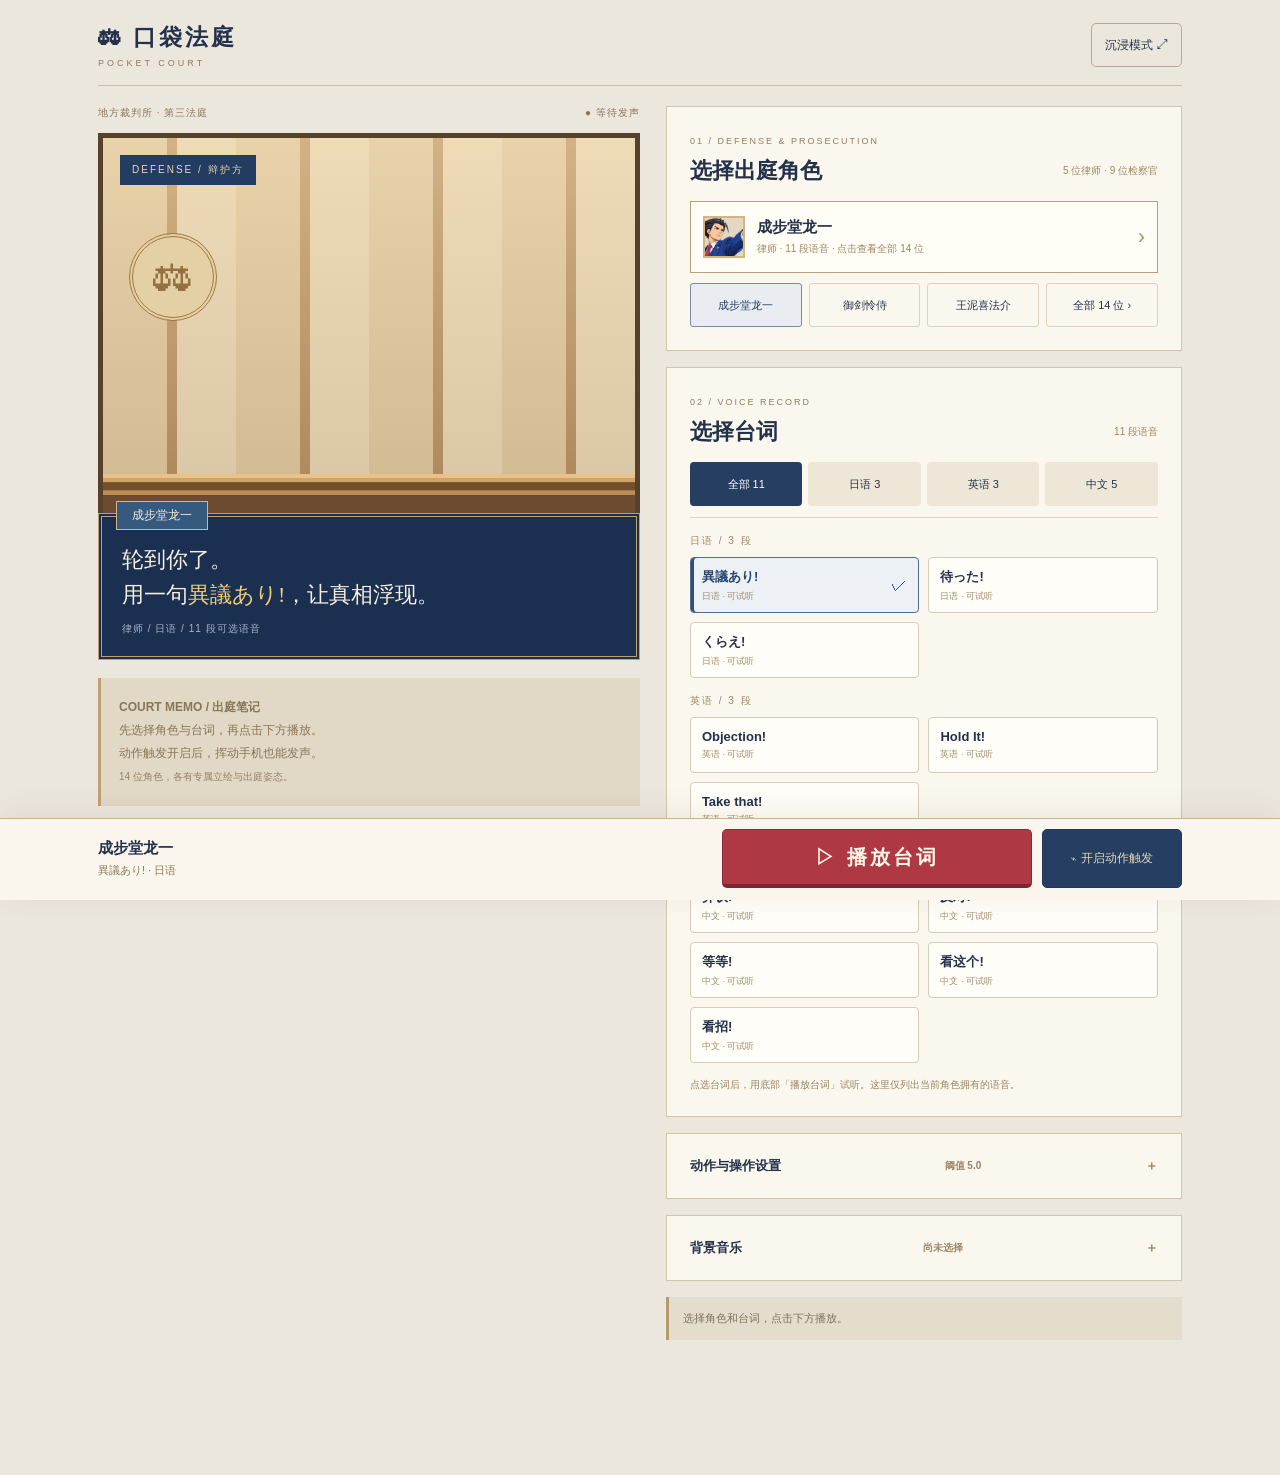
<file: index.html>
<!doctype html>
<html lang="zh-CN">
<head>
<meta charset="utf-8">
<meta name="viewport" content="width=device-width,initial-scale=1,viewport-fit=cover">
<meta name="theme-color" content="#263e61">
<meta name="description" content="选择出庭角色，用一句异议让真相浮现。14位角色、81段语音，支持动作触发和本地背景音乐。">
<title>口袋法庭 · Pocket Court</title>
<link rel="manifest" href="./manifest.json">
<link rel="icon" href="./img/badge.png">
<link rel="stylesheet" href="./vibe-coding/styles.css?v=portraits-fast-v3">
<script src="./vibe-coding/catalog.js?v=portraits-fast-v3" defer></script>
<script src="./vibe-coding/app.js?v=portraits-fast-v3" defer></script>
</head>
<body>
<main class="shell"><header><div><div class="brand">⚖ 口袋法庭</div><div class="sub">POCKET COURT</div></div><button class="outline" id="focus">沉浸模式 ⤢</button></header><div class="layout"><section class="stage-wrap"><div class="scene-meta"><span>地方裁判所 · 第三法庭</span><span id="stage-status">● 等待发声</span></div><div class="court" id="court"><div class="tag" id="role-tag">DEFENSE / 辩护方</div><img class="portrait" id="portrait" decoding="async" fetchpriority="high" alt="成步堂龙一 · 法庭风格角色立绘"><div class="placeholder" id="placeholder" hidden><strong id="monogram"></strong><p id="placeholder-name"></p><small>人物档案 · 立绘暂未载入</small></div><div class="rail"></div></div><div class="dialogue"><span class="speaker" id="speaker"></span><p>轮到你了。<br>用一句<em id="dialogue-line"></em>，让真相浮现。</p><small id="dialogue-meta"></small></div><div class="stage-note"><b>COURT MEMO / 出庭笔记</b><br>先选择角色与台词，再点击下方播放。<br>动作触发开启后，挥动手机也能发声。<br><span class="tiny">14 位角色，各有专属立绘与出庭姿态。</span></div></section><section class="controls"><div class="panel"><span class="eyebrow">01 / DEFENSE & PROSECUTION</span><div class="heading"><h1>选择出庭角色</h1><span class="count">5 位律师 · 9 位检察官</span></div><button id="choose-character" aria-haspopup="dialog" aria-controls="character-dialog" class="character-current"><span class="avatar" id="current-avatar"></span><span><strong id="current-name"></strong><small id="current-description"></small></span><span class="arrow">›</span></button><div class="quick" id="quick"></div></div><div class="panel"><span class="eyebrow">02 / VOICE RECORD</span><div class="heading"><h2>选择台词</h2><span class="count" id="voice-count"></span></div><div class="language-tabs" id="language-tabs"></div><div id="voice-groups"></div><p class="voice-help">点选台词后，用底部「播放台词」试听。这里仅列出当前角色拥有的语音。</p></div><details class="panel settings-panel" id="motion-settings"><summary>动作与操作设置 <span class="count" id="threshold-summary">阈值 5.0</span></summary><div class="setting-row"><label for="sensitivity">触发阈值<small>数值越低，越容易触发</small></label><b id="threshold-value">5.0</b></div><input id="sensitivity" class="range" type="range" min="0.2" max="80" step="0.2" value="5"><div class="tiny">轻微动作 <span style="float:right">用力挥动</span></div><div class="sensor-stats"><span id="sx">X 0.00</span><span id="sy">Y 0.00</span><span id="sz">Z 0.00</span><span id="peak">峰值 0.00</span></div><div class="secondary-grid"><button id="reset-peak">归零峰值</button><button id="simulate">模拟挥动</button></div><label class="setting-row"><span>桌面鼠标触发<small>Ctrl + Shift + Z 切换</small></span><input type="checkbox" id="mouse-mode"></label><label class="setting-row"><span>震动反馈<small>在支持的设备上配合语音震动</small></span><input type="checkbox" id="haptic" checked></label><div class="secondary-grid"><button id="clear-records">清除语音缓存</button><button id="reset-settings">恢复默认设置</button></div><p class="tiny">设置会保存在此浏览器。手机感应需要 HTTPS、设备支持和授权；也可以点击「模拟挥动」。</p></details><details class="panel settings-panel" id="music-settings"><summary>背景音乐 <span class="count" id="music-summary">尚未选择</span></summary><label class="file-pick">选择设备里的音乐，可多选<input id="music-files" type="file" accept="audio/*,.mp3,.m4a,.aac,.wav,.ogg,.opus,.flac" multiple></label><div class="track" id="track-name">未选择音乐</div><div class="music-controls"><button id="music-play" disabled>▷ 播放音乐</button><button id="music-next" disabled>下一首 ›</button><button id="music-clear" disabled>清空歌单</button></div><input class="range" id="music-seek" type="range" min="0" max="1000" value="0" disabled aria-label="音乐播放进度"><div class="music-time" id="music-time">--:-- / --:--</div><div class="music-bottom"><label><input type="checkbox" id="music-loop" checked> 循环</label><label>音量 <input id="music-volume" type="range" min="0" max="1" step="0.05" value="0.6"></label></div><label class="setting-row"><span>触发台词时播放背景音乐</span><input type="checkbox" id="auto-music"></label><p class="tiny" id="music-status">音频只在本机读取，不上传。离开页面后需重新选择。</p></details><div class="status" id="status" role="status" aria-live="polite">选择角色和台词，点击下方播放。</div></section></div></main><footer class="dock"><div class="dock-inner"><div class="dock-selection"><strong id="dock-character"></strong><span id="dock-voice"></span></div><div class="dock-buttons"><button id="play" class="play">▷ 播放台词</button><button id="arm" class="arm">⌁ 开启动作触发</button></div></div></footer><button class="restore" id="restore">退出沉浸模式</button><div class="overlay" id="character-dialog" hidden role="dialog" aria-modal="true" aria-labelledby="dialog-title"><div class="sheet"><div class="sheet-top"><div class="sheet-title"><div><span class="eyebrow">CHARACTER RECORD / 全部 14 位</span><h2 id="dialog-title">出庭人物名单</h2></div><button id="close-dialog" class="close" aria-label="关闭人物名单">×</button></div><input id="character-search" class="search" type="search" placeholder="搜索角色姓名…" aria-label="搜索角色"></div><div id="character-results" class="character-results"></div></div></div><div id="burst" class="burst" aria-hidden="true"><img id="burst-image" alt="台词效果"></div><audio id="voice-audio" preload="none"></audio><audio id="music-audio" preload="metadata"></audio>

<noscript>请启用 JavaScript 以选择角色和播放台词。</noscript>
</body>
</html>
</file>
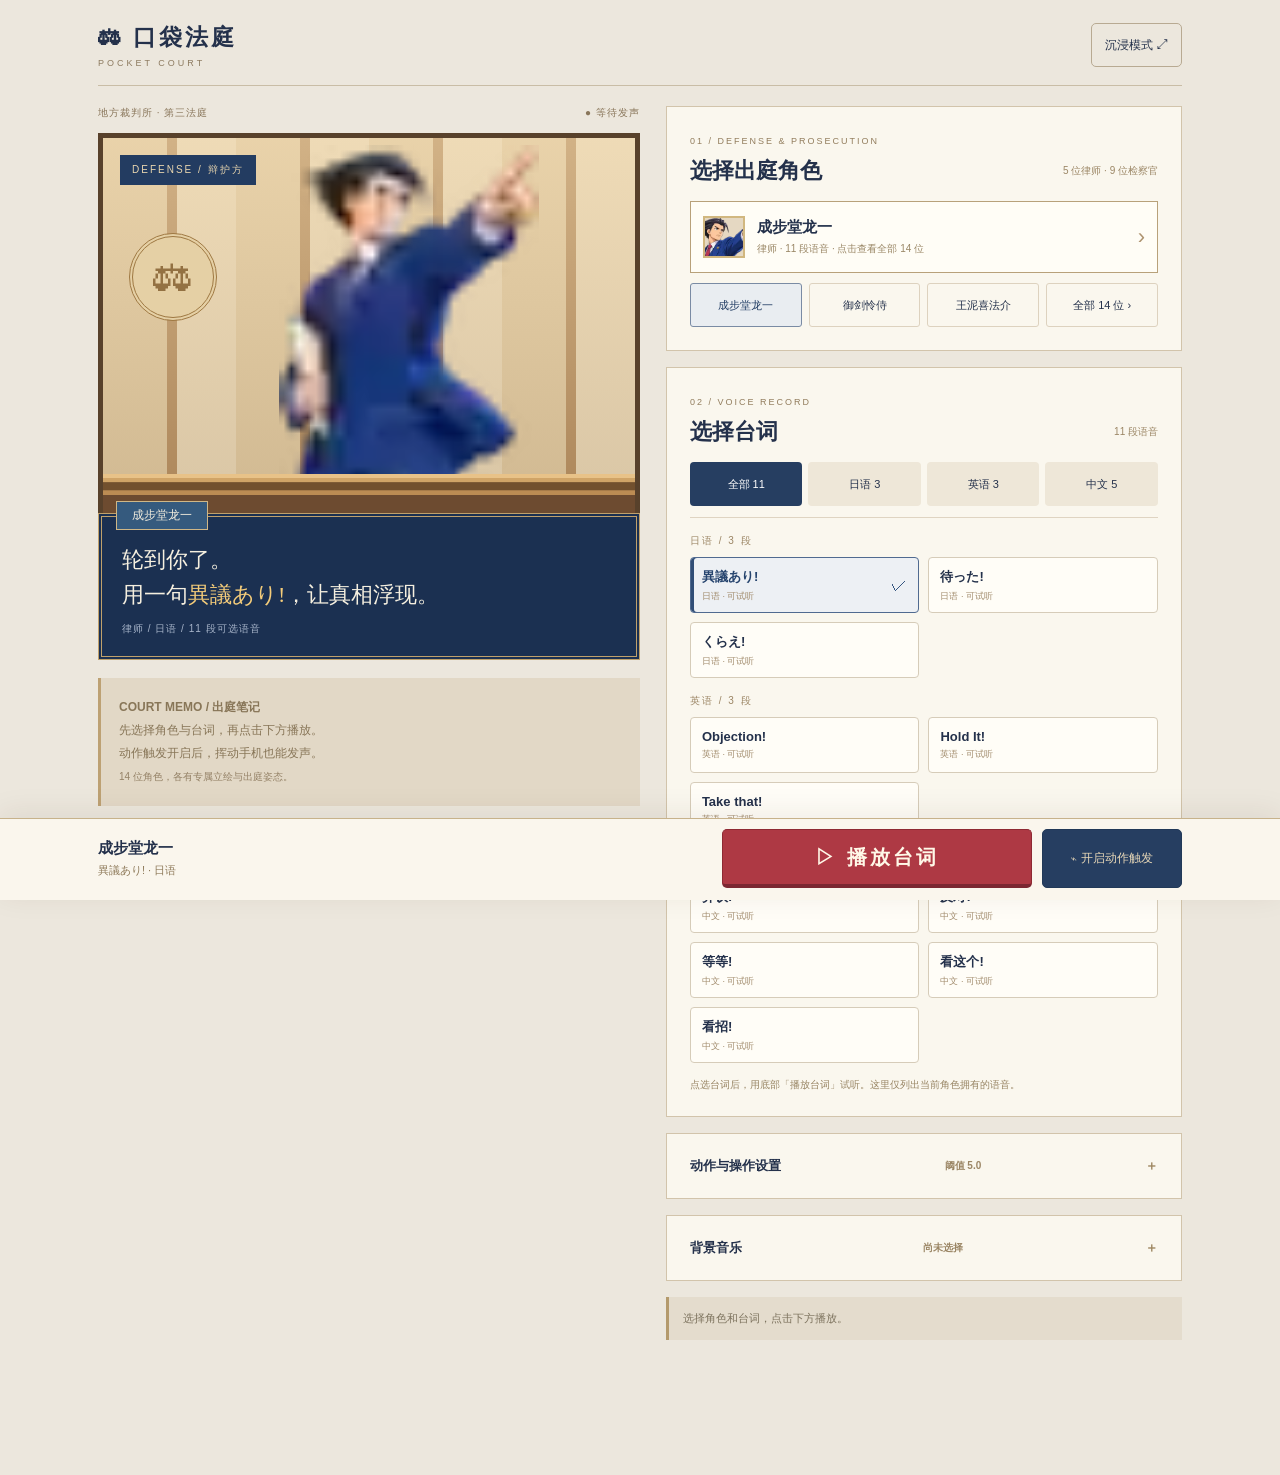
<file: vibe-coding/index.html>
<!doctype html>
<html lang="zh-CN">
<head>
<meta charset="utf-8">
<meta name="viewport" content="width=device-width,initial-scale=1,viewport-fit=cover">
<meta name="theme-color" content="#263e61">
<meta name="description" content="选择出庭角色，用一句异议让真相浮现。14位角色、81段语音，支持动作触发和本地背景音乐。">
<title>口袋法庭 · Pocket Court</title>
<link rel="manifest" href="./manifest.json">
<link rel="icon" href="../img/badge.png">
<link rel="stylesheet" href="./styles.css?v=portraits-fast-v3">
<script src="./catalog.js?v=portraits-fast-v3" defer></script>
<script src="./app.js?v=portraits-fast-v3" defer></script>
</head>
<body>
<main class="shell"><header><div><div class="brand">⚖ 口袋法庭</div><div class="sub">POCKET COURT</div></div><button class="outline" id="focus">沉浸模式 ⤢</button></header><div class="layout"><section class="stage-wrap"><div class="scene-meta"><span>地方裁判所 · 第三法庭</span><span id="stage-status">● 等待发声</span></div><div class="court" id="court"><div class="tag" id="role-tag">DEFENSE / 辩护方</div><img class="portrait" id="portrait" decoding="async" fetchpriority="high" alt="成步堂龙一 · 法庭风格角色立绘"><div class="placeholder" id="placeholder" hidden><strong id="monogram"></strong><p id="placeholder-name"></p><small>人物档案 · 立绘暂未载入</small></div><div class="rail"></div></div><div class="dialogue"><span class="speaker" id="speaker"></span><p>轮到你了。<br>用一句<em id="dialogue-line"></em>，让真相浮现。</p><small id="dialogue-meta"></small></div><div class="stage-note"><b>COURT MEMO / 出庭笔记</b><br>先选择角色与台词，再点击下方播放。<br>动作触发开启后，挥动手机也能发声。<br><span class="tiny">14 位角色，各有专属立绘与出庭姿态。</span></div></section><section class="controls"><div class="panel"><span class="eyebrow">01 / DEFENSE & PROSECUTION</span><div class="heading"><h1>选择出庭角色</h1><span class="count">5 位律师 · 9 位检察官</span></div><button id="choose-character" aria-haspopup="dialog" aria-controls="character-dialog" class="character-current"><span class="avatar" id="current-avatar"></span><span><strong id="current-name"></strong><small id="current-description"></small></span><span class="arrow">›</span></button><div class="quick" id="quick"></div></div><div class="panel"><span class="eyebrow">02 / VOICE RECORD</span><div class="heading"><h2>选择台词</h2><span class="count" id="voice-count"></span></div><div class="language-tabs" id="language-tabs"></div><div id="voice-groups"></div><p class="voice-help">点选台词后，用底部「播放台词」试听。这里仅列出当前角色拥有的语音。</p></div><details class="panel settings-panel" id="motion-settings"><summary>动作与操作设置 <span class="count" id="threshold-summary">阈值 5.0</span></summary><div class="setting-row"><label for="sensitivity">触发阈值<small>数值越低，越容易触发</small></label><b id="threshold-value">5.0</b></div><input id="sensitivity" class="range" type="range" min="0.2" max="80" step="0.2" value="5"><div class="tiny">轻微动作 <span style="float:right">用力挥动</span></div><div class="sensor-stats"><span id="sx">X 0.00</span><span id="sy">Y 0.00</span><span id="sz">Z 0.00</span><span id="peak">峰值 0.00</span></div><div class="secondary-grid"><button id="reset-peak">归零峰值</button><button id="simulate">模拟挥动</button></div><label class="setting-row"><span>桌面鼠标触发<small>Ctrl + Shift + Z 切换</small></span><input type="checkbox" id="mouse-mode"></label><label class="setting-row"><span>震动反馈<small>在支持的设备上配合语音震动</small></span><input type="checkbox" id="haptic" checked></label><div class="secondary-grid"><button id="clear-records">清除语音缓存</button><button id="reset-settings">恢复默认设置</button></div><p class="tiny">设置会保存在此浏览器。手机感应需要 HTTPS、设备支持和授权；也可以点击「模拟挥动」。</p></details><details class="panel settings-panel" id="music-settings"><summary>背景音乐 <span class="count" id="music-summary">尚未选择</span></summary><label class="file-pick">选择设备里的音乐，可多选<input id="music-files" type="file" accept="audio/*,.mp3,.m4a,.aac,.wav,.ogg,.opus,.flac" multiple></label><div class="track" id="track-name">未选择音乐</div><div class="music-controls"><button id="music-play" disabled>▷ 播放音乐</button><button id="music-next" disabled>下一首 ›</button><button id="music-clear" disabled>清空歌单</button></div><input class="range" id="music-seek" type="range" min="0" max="1000" value="0" disabled aria-label="音乐播放进度"><div class="music-time" id="music-time">--:-- / --:--</div><div class="music-bottom"><label><input type="checkbox" id="music-loop" checked> 循环</label><label>音量 <input id="music-volume" type="range" min="0" max="1" step="0.05" value="0.6"></label></div><label class="setting-row"><span>触发台词时播放背景音乐</span><input type="checkbox" id="auto-music"></label><p class="tiny" id="music-status">音频只在本机读取，不上传。离开页面后需重新选择。</p></details><div class="status" id="status" role="status" aria-live="polite">选择角色和台词，点击下方播放。</div></section></div></main><footer class="dock"><div class="dock-inner"><div class="dock-selection"><strong id="dock-character"></strong><span id="dock-voice"></span></div><div class="dock-buttons"><button id="play" class="play">▷ 播放台词</button><button id="arm" class="arm">⌁ 开启动作触发</button></div></div></footer><button class="restore" id="restore">退出沉浸模式</button><div class="overlay" id="character-dialog" hidden role="dialog" aria-modal="true" aria-labelledby="dialog-title"><div class="sheet"><div class="sheet-top"><div class="sheet-title"><div><span class="eyebrow">CHARACTER RECORD / 全部 14 位</span><h2 id="dialog-title">出庭人物名单</h2></div><button id="close-dialog" class="close" aria-label="关闭人物名单">×</button></div><input id="character-search" class="search" type="search" placeholder="搜索角色姓名…" aria-label="搜索角色"></div><div id="character-results" class="character-results"></div></div></div><div id="burst" class="burst" aria-hidden="true"><img id="burst-image" alt="台词效果"></div><audio id="voice-audio" preload="none"></audio><audio id="music-audio" preload="metadata"></audio>

<noscript>请启用 JavaScript 以选择角色和播放台词。</noscript>
</body>
</html>
</file>
<file: vibe-coding/styles.css>
*{box-sizing:border-box}body{margin:0;color:#24314b;background:#ece7dd;font-family:'Microsoft YaHei','PingFang SC',sans-serif}button,input,select{font:inherit}button{cursor:pointer;color:inherit;touch-action:manipulation}button:focus-visible,input:focus-visible{outline:3px solid #c08636;outline-offset:3px}button{min-height:44px}button:disabled{opacity:.45;cursor:default}h1,h2,p{margin:0}.prototype{padding:8px 14px;text-align:center;background:#203250;color:#dfd3b6;font-size:10px;letter-spacing:1px}.shell{max-width:1140px;margin:auto;padding:22px 28px 135px}header{display:flex;justify-content:space-between;align-items:center;padding-bottom:17px;border-bottom:1px solid #c9bda6;margin-bottom:20px}.brand{font-family:serif;font-size:23px;font-weight:900;letter-spacing:3px}.sub{font-size:9px;letter-spacing:3px;color:#8d7b60;margin-top:5px}.outline{border:1px solid #b8aa92;background:transparent;padding:8px 13px;font-size:12px;border-radius:5px}.layout{display:grid;grid-template-columns:1.05fr 1fr;gap:26px;align-items:start}.stage-wrap{position:sticky;top:18px}.scene-meta{display:flex;justify-content:space-between;font-size:10px;letter-spacing:1px;color:#89765a;margin-bottom:13px}.court{height:380px;border:5px solid #58412b;border-bottom:0;position:relative;overflow:hidden;background:linear-gradient(#e8d0a688,#8a6b4344),repeating-linear-gradient(90deg,#ead5ae 0 12%,#b88f61 12% 14%,#f6e7c9 14% 25%)}.court:before{content:'⚖';position:absolute;left:26px;top:95px;border:4px double #9e7842;border-radius:50%;width:80px;height:80px;display:grid;place-items:center;font-size:40px;color:#937142;background:#e5d0a5}.tag{position:absolute;left:17px;top:17px;background:#233c61;color:#e9d6af;font-size:10px;letter-spacing:2px;padding:8px 12px;z-index:2}.portrait{position:absolute;right:-9%;bottom:-25px;height:112%;width:95%;object-fit:contain;object-position:bottom}.rail{height:39px;position:absolute;bottom:0;left:0;right:0;background:linear-gradient(#d0a467 0 12%,#72502e 13% 35%,#bc8c53 36% 49%,#6d4b30 50%);border-top:4px solid #e8c288}.placeholder{position:absolute;right:18px;top:66px;bottom:45px;width:66%;padding:20px;display:flex;align-items:center;justify-content:center;flex-direction:column;background:#f8eed7;border:4px double #b39868;color:#344366}.placeholder strong{font:900 65px serif}.placeholder p{font:700 20px serif;margin:14px 0 10px}.placeholder small{color:#9a8262;font-size:10px}.dialogue{position:relative;padding:25px 20px 20px;background:#1b3051;border:4px double #c0a16b;color:#f5efdf;min-height:122px}.speaker{position:absolute;top:-16px;left:14px;background:#355a7e;border:1px solid #cfb787;padding:5px 15px;font-size:12px}.dialogue p{font:22px/1.6 serif}.dialogue em{font-style:normal;color:#f4cc7a}.dialogue small{display:block;color:#a8b5ca;letter-spacing:1px;margin-top:10px;font-size:10px}.stage-note{padding:18px;background:#e2d8c6;margin-top:18px;border-left:3px solid #bda173;font-size:12px;line-height:1.9;color:#887658}.panel{border:1px solid #d2c4ab;background:#faf7ee;padding:23px;margin-bottom:16px}.eyebrow{font-size:9px;letter-spacing:2px;color:#927d5d}.heading{display:flex;justify-content:space-between;align-items:center;margin:8px 0 15px}.heading h1,.heading h2{font-family:serif;font-size:22px}.count{font-size:10px;color:#9b8665}.character-current{display:flex;align-items:center;width:100%;border:1px solid #b8a17a;background:#fffdf6;padding:12px;text-align:left;gap:12px;min-height:72px}.avatar{width:42px;height:42px;flex:none;background:#233c61;color:#ead4a9;display:grid;place-items:center;font-family:serif;font-weight:900;font-size:22px;border:2px double #d1b77f}.character-current strong{font-size:15px;display:block}.character-current small{display:block;font-size:10px;color:#9a8766;margin-top:5px}.character-current .arrow{margin-left:auto;font-size:22px;color:#ae9370}.quick{display:flex;gap:7px;margin-top:10px;flex-wrap:wrap}.quick button{flex:1;background:none;border:1px solid #ddd2bf;min-height:44px;font-size:11px;border-radius:3px;padding:7px 9px}.quick button.active{border-color:#7a8ba4;color:#203c63;background:#e9edf1}.language-tabs{display:flex;gap:6px;border-bottom:1px solid #dfd4c2;margin-bottom:14px;padding-bottom:11px}.language-tabs button{flex:1;min-height:44px;font-size:11px;border:0;border-radius:4px;background:#eee7d8}.language-tabs button.active{background:#263e61;color:#fff}.voice-group h3{font-size:10px;letter-spacing:2px;color:#9b8564;font-weight:normal;margin:16px 0 9px}.voice-grid{display:grid;grid-template-columns:repeat(2,minmax(0,1fr));gap:9px}.voice-btn{border:1px solid #d6ccb9;background:#fffdf7;min-height:56px;padding:9px 11px;display:flex;align-items:center;text-align:left;gap:5px;border-radius:4px;min-width:0}.voice-btn strong{display:block;font-size:13px;overflow-wrap:anywhere}.voice-btn small{display:block;color:#a18b6c;font-size:9px;margin-top:4px}.voice-btn .check{margin-left:auto;opacity:0}.voice-btn.active{background:#edf0f4;border-color:#506a90;box-shadow:inset 3px 0 #304d76}.voice-btn.active .check{opacity:1;color:#365681}.voice-btn.active strong{color:#26446e}.voice-help{font-size:10px;color:#978463;margin-top:13px;line-height:1.7}.tiny{font-size:10px;color:#948166;line-height:1.8}details summary{cursor:pointer;min-height:44px;display:flex;align-items:center;justify-content:space-between;font-size:13px;font-weight:bold;list-style:none}details summary::-webkit-details-marker{display:none}details summary:after{content:'＋';color:#9d8660}details[open] summary:after{content:'−'}.settings-panel{padding-top:10px;padding-bottom:10px}.setting-row{display:flex;align-items:center;justify-content:space-between;gap:12px;font-size:12px;margin:14px 0}.setting-row small{display:block;margin-top:5px;font-size:10px;color:#9c896c}.setting-row input[type=checkbox]{width:19px;height:19px;accent-color:#243e63}.range{width:100%;accent-color:#a23540}.sensor-stats{display:grid;grid-template-columns:repeat(4,1fr);gap:6px;background:#eee8dc;padding:10px;margin:13px 0;font:10px monospace;text-align:center}.secondary-grid{display:grid;grid-template-columns:1fr 1fr;gap:8px;margin:12px 0}.secondary-grid button{background:transparent;border:1px solid #cebea2;font-size:11px;border-radius:3px}.file-pick{display:block;padding:13px;background:#f0e9db;border:1px dashed #b7a484;text-align:center;font-size:12px;cursor:pointer}.file-pick input{display:block;width:100%;margin-top:9px;font-size:10px}.music-controls{display:grid;grid-template-columns:1fr 1fr;gap:8px;margin:10px 0}.music-controls button{border:1px solid #cdbd9d;background:#fffaf0}.track{font-size:11px;overflow-wrap:anywhere;color:#716856;margin:12px 0 8px}.music-bottom{display:flex;justify-content:space-between;align-items:center;font-size:11px;gap:14px}.music-bottom input[type=range]{width:100px;accent-color:#a23540}.status{font-size:11px;line-height:1.7;color:#7d735e;padding:12px 14px;background:#e4dccd;border-left:3px solid #b49a6c}.dock{position:fixed;z-index:20;bottom:0;left:0;right:0;border-top:1px solid #c7b28b;background:#faf6ed;padding:10px 20px max(12px,env(safe-area-inset-bottom));box-shadow:0 -5px 30px #3b2a1614}.dock-inner{max-width:1084px;margin:auto;display:flex;align-items:center;gap:18px}.dock-selection{flex:1;min-width:0}.dock-selection strong{font:700 15px serif;display:block}.dock-selection span{font-size:11px;color:#8f7b5b;display:block;margin-top:5px}.dock-buttons{display:flex;gap:10px;width:460px}.play{flex:1;border:1px solid #8e2933;background:#ae3944;color:#fff8e8;border-bottom:4px solid #7b2732;min-height:59px;font-size:20px;font-weight:900;letter-spacing:3px;border-radius:5px}.arm{width:140px;border:1px solid #213958;background:#263e61;color:#e7d7b7;font-size:12px;border-radius:5px}.arm.on{background:#385d4d;border-color:#385d4d}.overlay{position:fixed;inset:0;z-index:50;display:flex;align-items:center;justify-content:center;background:#111c32aa;padding:20px}.overlay[hidden],.portrait[hidden],.placeholder[hidden]{display:none}.sheet{max-width:540px;width:100%;max-height:86dvh;background:#fbf7ee;border:2px solid #b99e6d;display:flex;flex-direction:column;border-radius:12px;overflow:hidden;box-shadow:0 25px 100px #0005}.sheet-top{padding:18px 20px 12px;border-bottom:1px solid #ddceb6}.sheet-title{display:flex;align-items:center;justify-content:space-between}.sheet-title h2{font:700 23px serif}.close{font-size:22px;border:0;background:none;min-width:44px}.search{width:100%;height:43px;margin-top:13px;border:1px solid #ccbc9f;padding:0 12px;background:#fffefa;border-radius:4px}.character-results{overflow-y:auto;overscroll-behavior:contain;padding:0 20px 18px}.character-results h3{font-size:11px;letter-spacing:2px;color:#967b53;margin:20px 0 11px}.character-grid{display:grid;grid-template-columns:1fr 1fr;gap:9px}.character-choice{display:flex;align-items:center;text-align:left;gap:10px;border:1px solid #dfd2bb;background:#fffdf7;padding:10px;min-height:72px;border-radius:4px}.character-choice .avatar{width:32px;height:38px;font-size:17px}.character-choice strong{font-size:12px;display:block;line-height:1.5}.character-choice small{font-size:10px;color:#9f8c6c;display:block;margin-top:5px}.character-choice.active{border-color:#345478;background:#e7edf3}.no-results{padding:30px 0;font-size:13px;color:#928268}.burst{position:fixed;z-index:40;inset:0;display:grid;place-items:center;background:repeating-conic-gradient(from 15deg,#fff7 0deg 7deg,#f2ca4150 8deg 15deg);pointer-events:none;opacity:0;transform:scale(1.1);transition:.12s}.burst.show{opacity:1;transform:scale(1)}.burst img{width:min(88vw,650px);filter:drop-shadow(0 7px 0 #273c64)}.focus-mode .controls,.focus-mode header,.focus-mode .stage-note{display:none}.focus-mode .layout{display:block}.focus-mode .stage-wrap{max-width:700px;margin:auto}.focus-mode .court{height:60vh}.restore{display:none;position:fixed;top:15px;right:15px;z-index:25;background:#fff9;border:1px solid #b99a66;padding:7px 12px}.focus-mode .restore{display:block}
@media(max-width:740px){.shell{padding:15px 16px 135px}.layout{grid-template-columns:1fr;gap:17px}.stage-wrap{position:static}.brand{font-size:21px}header{padding-bottom:12px;margin-bottom:14px}.sub{font-size:8px}.outline{min-height:44px;font-size:11px;padding:6px 10px}.court{height:255px}.court:before{top:90px;left:20px;width:62px;height:62px;font-size:31px}.portrait{height:120%;bottom:-38px;right:-10%}.tag{font-size:9px;top:12px;left:12px}.dialogue{padding:22px 16px 15px;min-height:102px}.dialogue p{font-size:19px}.dialogue small{font-size:9px;margin-top:6px}.scene-meta{font-size:9px;margin-bottom:11px}.stage-note{display:none}.panel{padding:17px;margin-bottom:13px}.settings-panel{padding:9px 17px}.heading h1,.heading h2{font-size:20px}.character-current{min-height:68px}.heading{margin-bottom:12px}.quick{gap:6px}.quick button{font-size:10px;padding:5px 6px;min-height:44px}.dock{padding:9px 16px max(10px,env(safe-area-inset-bottom))}.dock-inner{display:block}.dock-selection{display:flex;justify-content:space-between;gap:8px;align-items:center;margin-bottom:8px}.dock-selection strong{font-size:12px;max-width:58%;overflow:hidden;text-overflow:ellipsis;white-space:nowrap}.dock-selection span{font-size:10px;margin:0}.dock-buttons{width:100%;gap:8px}.play{min-height:54px;font-size:18px}.arm{width:116px;font-size:11px}.overlay{padding:0;align-items:flex-end}.sheet{max-height:86dvh;border-radius:16px 16px 0 0;max-width:none;padding-bottom:env(safe-area-inset-bottom)}.character-choice{min-height:72px}.placeholder{top:55px;bottom:38px;width:63%;padding:12px}.placeholder strong{font-size:48px}.placeholder p{font-size:16px;margin:10px 0}.placeholder small{font-size:9px}}@media(prefers-reduced-motion:reduce){*{transition:none!important;animation:none!important}}

/* Mobile confirmation layout: compact stage, single-language voice grid, persistent thumb controls. */
@media(max-width:740px){
.prototype{font-size:9px;padding:5px 8px;letter-spacing:.5px}.shell{padding:10px 12px 126px}header{margin-bottom:10px;padding-bottom:9px}.brand{font-size:20px}.sub{font-size:7px;letter-spacing:1.5px;margin-top:3px}.outline{font-size:10px;min-height:40px;padding:5px 8px}.layout{gap:12px}.scene-meta{font-size:9px;margin-bottom:8px}.court{height:156px;border-width:3px}.portrait{height:270px;width:86%;bottom:-125px;right:0;object-position:right bottom}.court:before{width:58px;height:58px;font-size:28px;top:53px;left:23px}.tag{top:9px;left:9px;font-size:8px;padding:5px 7px}.rail{height:23px;border-top-width:3px}.dialogue{min-height:72px;padding:17px 12px 11px;border-width:3px}.speaker{font-size:10px;top:-13px;left:9px;padding:4px 11px}.dialogue p{font-size:16px;line-height:1.5}.dialogue p br{display:none}.dialogue small{font-size:9px;margin-top:5px}.placeholder{top:38px;bottom:25px;width:60%;padding:7px;right:10px;flex-direction:row;gap:10px;border-width:2px}.placeholder strong{font-size:34px}.placeholder p{font-size:13px;margin:0;max-width:100px}.placeholder small{display:none}.panel{padding:12px;margin-bottom:10px;border-radius:6px}.panel>.eyebrow{display:none}.heading{margin:0 0 9px}.heading h1,.heading h2{font-size:17px}.count{font-size:9px}.character-current{padding:8px 10px;min-height:58px;border-radius:4px;gap:10px}.character-current .avatar{height:36px;width:36px;font-size:20px}.character-current strong{font-size:13px}.character-current small{font-size:9px;margin-top:3px}.quick{display:none}.language-tabs{gap:5px;padding-bottom:0;border:0;margin-bottom:10px}.language-tabs button{min-height:44px;font-size:11px}.voice-group h3{font-size:9px;margin:12px 0 6px}.single-language .voice-group h3{display:none}.voice-grid{gap:8px}.voice-btn{min-height:50px;padding:8px 10px;border-radius:5px}.voice-btn strong{font-size:13px}.voice-btn small{font-size:9px;margin-top:3px}.voice-help{display:none}.settings-panel{padding:5px 12px}.settings-panel summary{min-height:44px;font-size:12px}.status{font-size:10px;padding:9px 11px}.dock{padding:8px 12px max(10px,env(safe-area-inset-bottom))}.dock-selection{margin-bottom:7px}.dock-selection strong{font-size:11px}.dock-selection span{font-size:10px}.dock-buttons{gap:8px}.play{min-height:54px;font-size:18px}.arm{width:112px;font-size:11px}.focus-mode .court{height:60vh}.focus-mode .portrait{height:110%;bottom:-10%;width:100%}.sheet-top{padding:13px 16px 10px}.character-results{padding:0 16px 16px}.character-choice{min-height:68px}.character-grid{gap:8px}}
@media(max-width:350px){.heading h1,.heading h2{font-size:16px}.count{font-size:8px}.dialogue p{font-size:15px}.arm{width:104px}.character-current small{font-size:8px}.brand{font-size:18px}.court{height:140px}.portrait{bottom:-140px}}

/* Production accessibility, safe areas and focus mode. */
html{color-scheme:light}body{min-height:100dvh}body.dialog-open{overflow:hidden}
.source-note{font-size:10px;color:#827156;line-height:1.8;margin:15px 0}.source-note a{color:#314f76}
.music-time{font:10px monospace;color:#88765c;text-align:right;margin-top:5px}
.focus-mode .dock{display:none}.focus-mode .shell{padding-bottom:30px}.restore{border-radius:5px;background:#faf7ee}
.character-choice,.voice-btn,.dock-buttons button{scroll-margin-bottom:130px}
.character-choice>span:last-child{min-width:0}.character-current>span:nth-child(2){min-width:0}
.music-bottom{flex-wrap:wrap}button[aria-pressed=true]{outline-offset:3px}
.music-controls{grid-template-columns:1fr 1fr 1fr}.file-pick:focus-within{outline:3px solid #c08636;outline-offset:3px}
@media(max-width:740px){.outline{min-height:44px}.shell{padding-bottom:calc(126px + env(safe-area-inset-bottom))}.focus-mode .shell{padding-bottom:24px}.restore{top:max(12px,env(safe-area-inset-top))}.source-note{font-size:10px}}
@media(max-width:350px){.character-grid{grid-template-columns:1fr}.music-controls{gap:5px}.music-controls button{font-size:11px}}

/* Character portraits and compact face previews. */
.avatar{position:relative;overflow:hidden;background:#e5d8c2}.avatar-letter{position:absolute;inset:0;display:grid;place-items:center}.avatar img{position:absolute;display:block;width:180%;height:270%;left:-40%;top:-5%;object-fit:cover;object-position:center top}
@media(min-width:741px){.portrait{height:104%;bottom:-22px;right:-5%}}
.portrait-preview{filter:blur(1.5px)}
.avatar img[hidden]{display:none}
.avatar-sprite{position:absolute;inset:0;background-size:700% 200%;background-repeat:no-repeat;background-color:#e5d8c2}.avatar-sprite[hidden]{display:none}
.character-choice .avatar-sprite{left:-3px;right:-3px}
</file>
